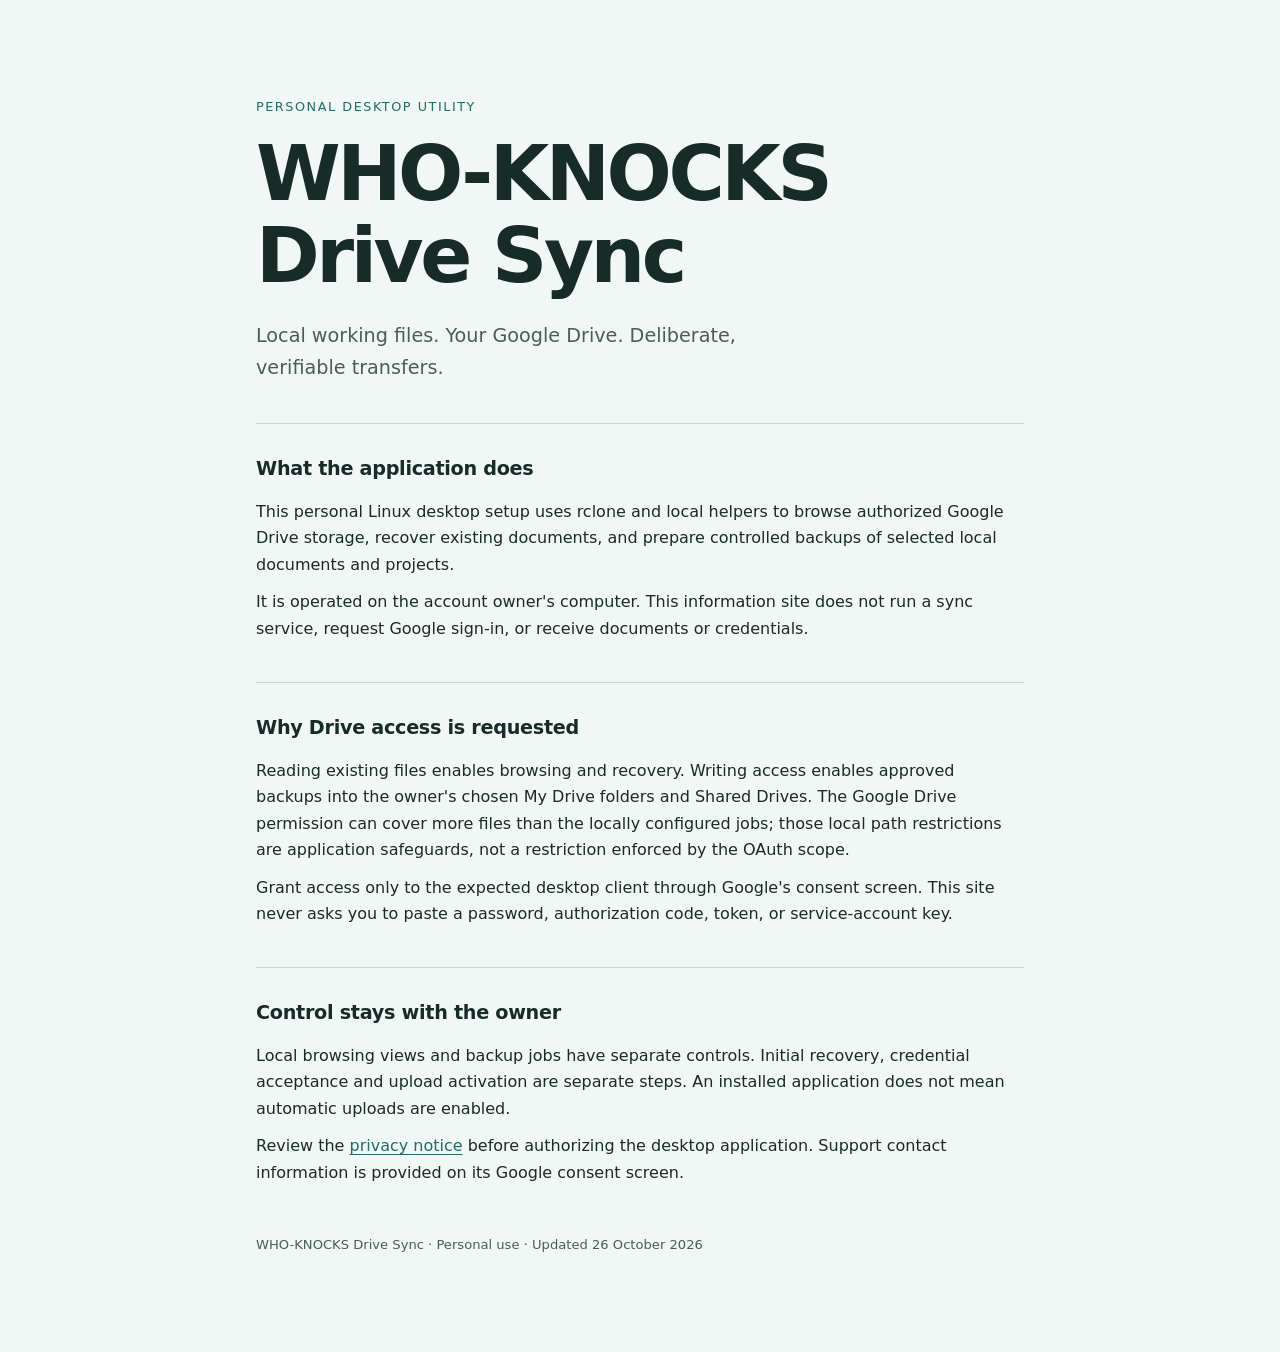
<file: index.html>
<!doctype html>
<html lang="en">
<meta charset="utf-8">
<meta name="viewport" content="width=device-width, initial-scale=1">
<meta name="color-scheme" content="dark light">
<meta name="referrer" content="no-referrer">
<meta http-equiv="Content-Security-Policy" content="default-src 'none'; style-src 'self'; base-uri 'none'; form-action 'none'">
<title>WHO-KNOCKS Drive Sync</title>
<link rel="stylesheet" href="style.css">
<main>
  <p class="eyebrow">Personal desktop utility</p>
  <h1>WHO-KNOCKS<br>Drive Sync</h1>
  <p class="lead">Local working files. Your Google Drive. Deliberate, verifiable transfers.</p>
  <section aria-labelledby="purpose">
    <h2 id="purpose">What the application does</h2>
    <p>This personal Linux desktop setup uses rclone and local helpers to browse authorized Google Drive storage, recover existing documents, and prepare controlled backups of selected local documents and projects.</p>
    <p>It is operated on the account owner's computer. This information site does not run a sync service, request Google sign-in, or receive documents or credentials.</p>
  </section>
  <section aria-labelledby="access">
    <h2 id="access">Why Drive access is requested</h2>
    <p>Reading existing files enables browsing and recovery. Writing access enables approved backups into the owner's chosen My Drive folders and Shared Drives. The Google Drive permission can cover more files than the locally configured jobs; those local path restrictions are application safeguards, not a restriction enforced by the OAuth scope.</p>
    <p>Grant access only to the expected desktop client through Google's consent screen. This site never asks you to paste a password, authorization code, token, or service-account key.</p>
  </section>
  <section aria-labelledby="control">
    <h2 id="control">Control stays with the owner</h2>
    <p>Local browsing views and backup jobs have separate controls. Initial recovery, credential acceptance and upload activation are separate steps. An installed application does not mean automatic uploads are enabled.</p>
    <p>Review the <a href="privacy.html">privacy notice</a> before authorizing the desktop application. Support contact information is provided on its Google consent screen.</p>
  </section>
  <footer>WHO-KNOCKS Drive Sync · Personal use · Updated 26 October 2026</footer>
</main>
</html>
</file>
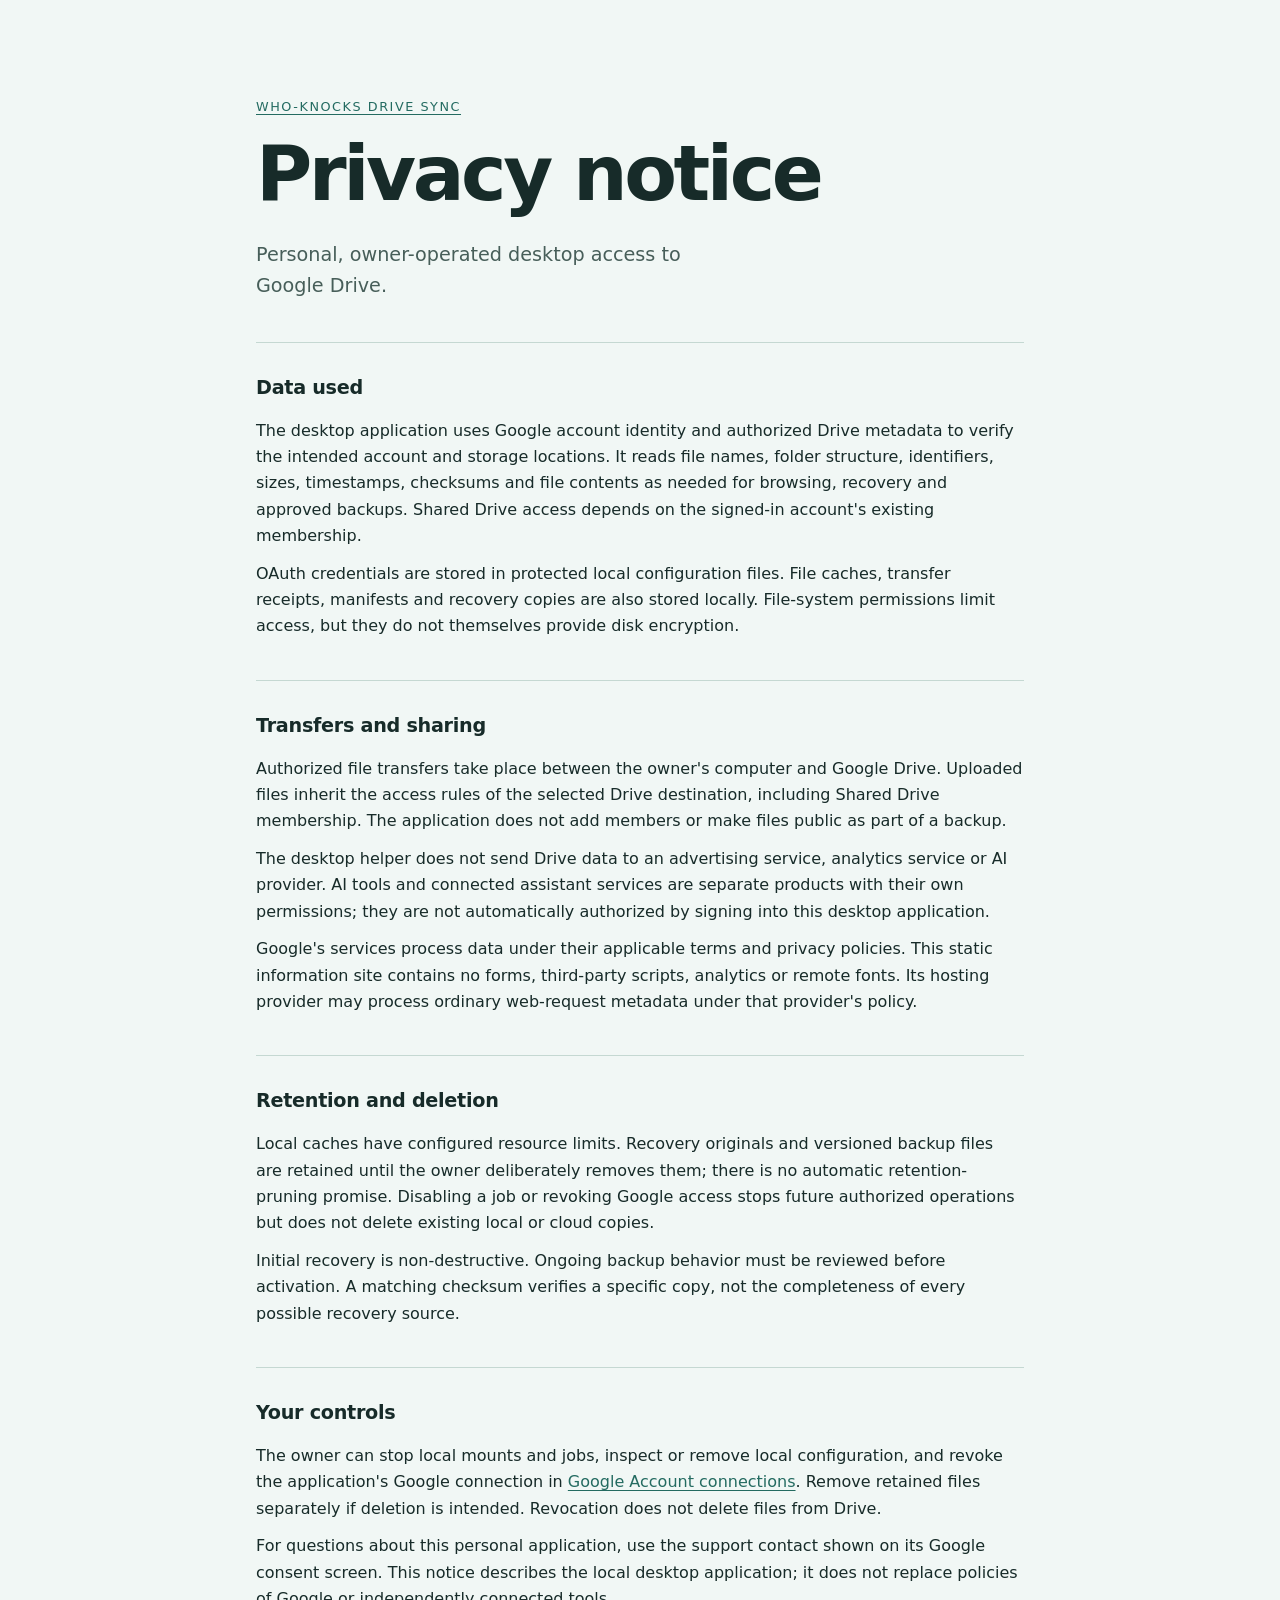
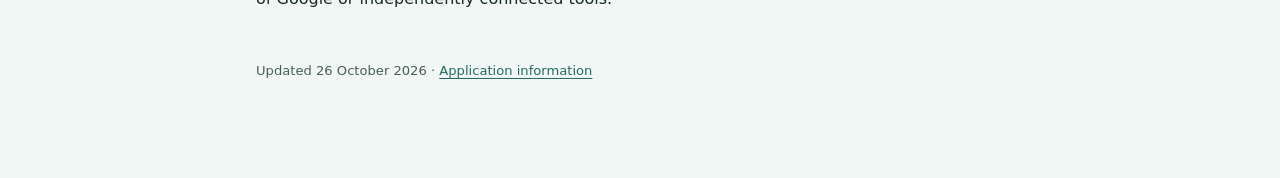
<file: privacy.html>
<!doctype html>
<html lang="en">
<meta charset="utf-8">
<meta name="viewport" content="width=device-width, initial-scale=1">
<meta name="color-scheme" content="dark light">
<meta name="referrer" content="no-referrer">
<meta http-equiv="Content-Security-Policy" content="default-src 'none'; style-src 'self'; base-uri 'none'; form-action 'none'">
<title>Privacy · WHO-KNOCKS Drive Sync</title>
<link rel="stylesheet" href="style.css">
<main>
  <p class="eyebrow"><a href="index.html">WHO-KNOCKS Drive Sync</a></p>
  <h1>Privacy notice</h1>
  <p class="lead">Personal, owner-operated desktop access to Google Drive.</p>
  <section>
    <h2>Data used</h2>
    <p>The desktop application uses Google account identity and authorized Drive metadata to verify the intended account and storage locations. It reads file names, folder structure, identifiers, sizes, timestamps, checksums and file contents as needed for browsing, recovery and approved backups. Shared Drive access depends on the signed-in account's existing membership.</p>
    <p>OAuth credentials are stored in protected local configuration files. File caches, transfer receipts, manifests and recovery copies are also stored locally. File-system permissions limit access, but they do not themselves provide disk encryption.</p>
  </section>
  <section>
    <h2>Transfers and sharing</h2>
    <p>Authorized file transfers take place between the owner's computer and Google Drive. Uploaded files inherit the access rules of the selected Drive destination, including Shared Drive membership. The application does not add members or make files public as part of a backup.</p>
    <p>The desktop helper does not send Drive data to an advertising service, analytics service or AI provider. AI tools and connected assistant services are separate products with their own permissions; they are not automatically authorized by signing into this desktop application.</p>
    <p>Google's services process data under their applicable terms and privacy policies. This static information site contains no forms, third-party scripts, analytics or remote fonts. Its hosting provider may process ordinary web-request metadata under that provider's policy.</p>
  </section>
  <section>
    <h2>Retention and deletion</h2>
    <p>Local caches have configured resource limits. Recovery originals and versioned backup files are retained until the owner deliberately removes them; there is no automatic retention-pruning promise. Disabling a job or revoking Google access stops future authorized operations but does not delete existing local or cloud copies.</p>
    <p>Initial recovery is non-destructive. Ongoing backup behavior must be reviewed before activation. A matching checksum verifies a specific copy, not the completeness of every possible recovery source.</p>
  </section>
  <section>
    <h2>Your controls</h2>
    <p>The owner can stop local mounts and jobs, inspect or remove local configuration, and revoke the application's Google connection in <a href="https://myaccount.google.com/connections">Google Account connections</a>. Remove retained files separately if deletion is intended. Revocation does not delete files from Drive.</p>
    <p>For questions about this personal application, use the support contact shown on its Google consent screen. This notice describes the local desktop application; it does not replace policies of Google or independently connected tools.</p>
  </section>
  <footer>Updated 26 October 2026 · <a href="index.html">Application information</a></footer>
</main>
</html>
</file>
<file: style.css>
:root { color-scheme: dark light; font: 16px/1.65 system-ui, sans-serif; background: #111819; color: #dde7e5; --muted: #a7b9b6; --accent: #9bd1c7; --edge: #304644; }
* { box-sizing: border-box; }
body { margin: 0; }
main { width: min(100% - 3rem, 48rem); margin: clamp(2rem, 8vw, 6rem) auto; }
h1 { font-size: clamp(2.5rem, 7vw, 4.8rem); line-height: 1.06; letter-spacing: -.045em; font-weight: 650; margin: 1rem 0 1.5rem; }
h2 { font-size: 1.2rem; line-height: 1.4; letter-spacing: -.015em; }
p { margin: .7rem 0; }
.eyebrow { color: var(--accent); font-size: .8rem; letter-spacing: .12em; text-transform: uppercase; }
.lead { color: var(--muted); font-size: 1.2rem; max-width: 40ch; }
section { border-top: 1px solid var(--edge); padding-top: 1rem; margin-top: 2.5rem; }
a { color: var(--accent); text-underline-offset: .2em; }
a:focus-visible { outline: 2px solid var(--accent); outline-offset: 5px; border-radius: 2px; }
footer { margin-top: 3rem; color: var(--muted); font-size: .82rem; }
@media (prefers-color-scheme: light) { :root { background: #f1f7f5; color: #172b29; --muted: #475e59; --accent: #246b61; --edge: #c5d8d2; } }
</file>
